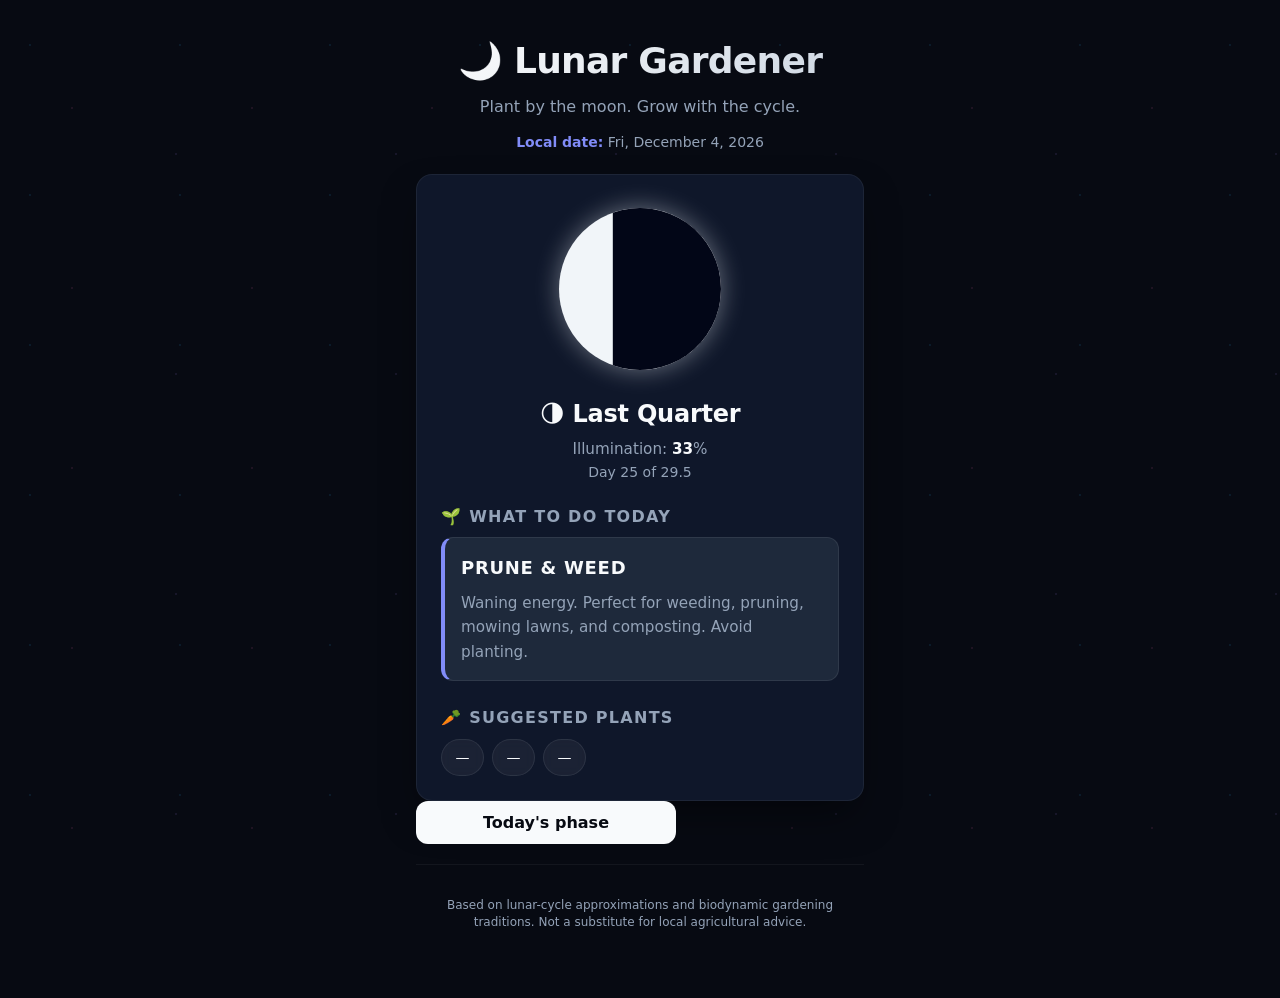
<file: lunar-gardener/index.html>
<!DOCTYPE html>
<html lang="en">
<head>
  <meta charset="UTF-8" />
  <meta name="viewport" content="width=device-width, initial-scale=1.0" />
  <title>Lunar Gardener — Plant by the Moon</title>
  <meta name="description" content="See the current moon phase and what to plant today. A free lunar gardening guide. No login required." />
  <link rel="stylesheet" href="style.css" />
</head>
<body>
  <a class="skip-link" href="#main">Skip to content</a>

  <div class="container" id="main">
    <header>
      <h1>🌙 Lunar Gardener</h1>
      <p class="tagline">Plant by the moon. Grow with the cycle.</p>
      <p class="location">
        <span id="loc-label">Local date:</span>
        <time id="local-date"></time>
      </p>
    </header>

    <main>
      <article class="moon-card" aria-labelledby="phase-name">
        <div class="moon-display" role="region" aria-label="Current moon phase">
          <div class="moon-svg-container" id="moon-svg"></div>
          <div class="phase-info">
            <h2 id="phase-name">Calculating…</h2>
            <p id="phase-percent" class="illumination">Illumination: <span id="illum-value">–</span>%</p>
            <p id="phase-day" class="cycle-day">Day <span id="cycle-day">–</span> of 29.5</p>
          </div>
        </div>

        <section class="advice-section">
          <h3>🌱 What to do today</h3>
          <div class="advice-card" id="advice-card">
            <div class="advice-action" id="advice-action">–</div>
            <p id="advice-detail">–</p>
          </div>
        </section>

        <section class="plants-section">
          <h3>🥕 Suggested plants</h3>
          <ul class="plant-list" id="plant-list">
            <li role="status">Loading…</li>
          </ul>
        </section>
      </article>

      <button class="btn btn-primary" id="btn-today">Today's phase</button>
    </main>

    <footer>
      <p class="disclaimer">Based on lunar-cycle approximations and biodynamic gardening traditions. Not a substitute for local agricultural advice.</p>
    </footer>
  </div>

  <script src="script.js"></script>
</body>
</html>
</file>
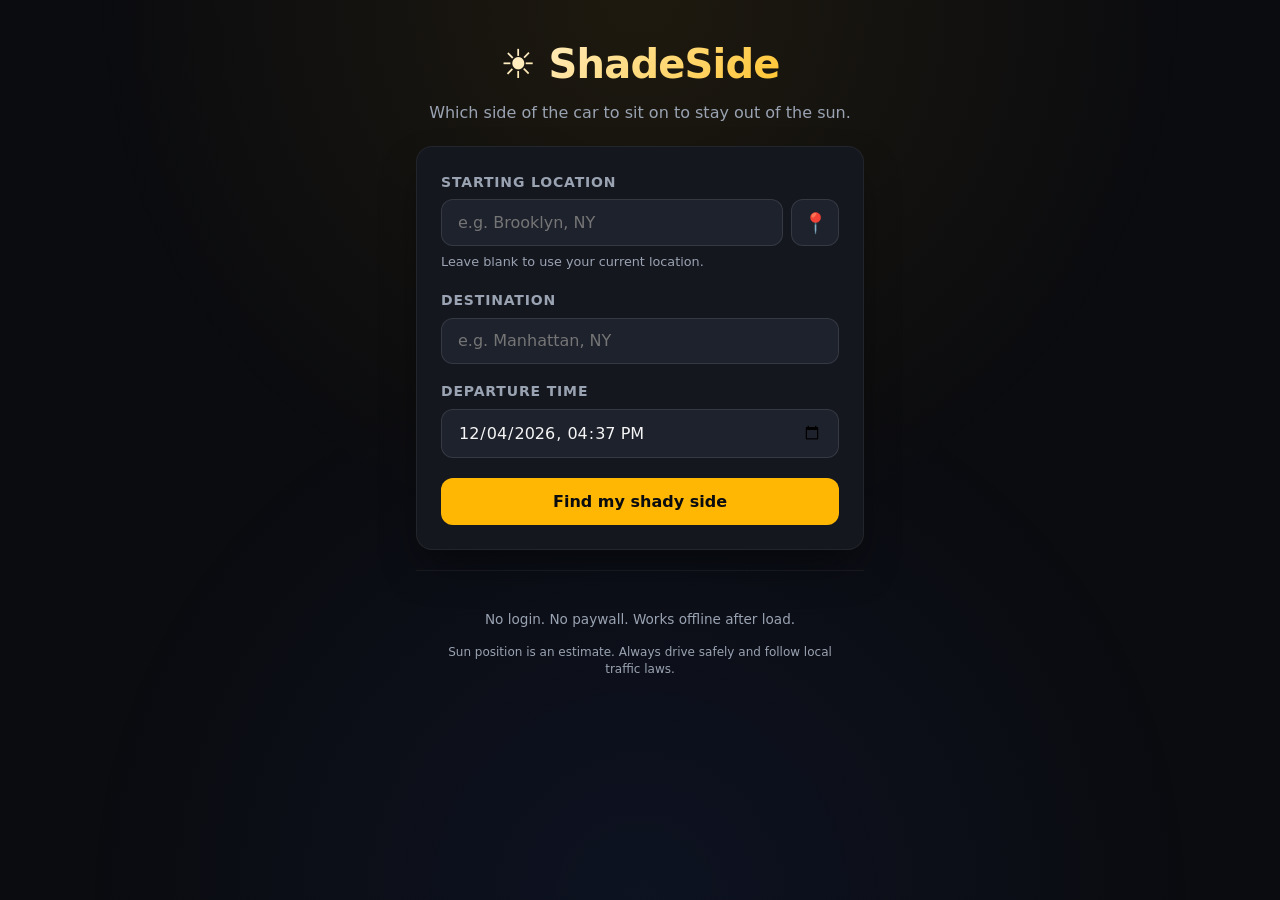
<file: shadeside/index.html>
<!DOCTYPE html>
<html lang="en">
<head>
  <meta charset="UTF-8" />
  <meta name="viewport" content="width=device-width, initial-scale=1.0" />
  <title>ShadeSide — Which side of the car to sit on</title>
  <meta name="description" content="Enter start, destination, and departure time. See which side of the car to sit on to avoid sun glare. No login required." />
  <link rel="stylesheet" href="style.css" />
</head>
<body>
  <a class="skip-link" href="#main">Skip to content</a>

  <div class="container" id="main">
    <header>
      <h1>☀️ ShadeSide</h1>
      <p class="tagline">Which side of the car to sit on to stay out of the sun.</p>
    </header>

    <main>
      <form id="trip-form" class="trip-form" novalidate>
        <div class="field">
          <label for="start">Starting location</label>
          <div class="input-row">
            <input type="text" id="start" placeholder="e.g. Brooklyn, NY" required autocomplete="off" />
            <button type="button" class="btn-icon" id="btn-use-location" aria-label="Use my current location">📍</button>
          </div>
          <ul id="start-suggestions" class="suggestions" role="listbox"></ul>
          <p class="hint">Leave blank to use your current location.</p>
        </div>

        <div class="field">
          <label for="destination">Destination</label>
          <input type="text" id="destination" placeholder="e.g. Manhattan, NY" required autocomplete="off" />
          <ul id="dest-suggestions" class="suggestions" role="listbox"></ul>
        </div>

        <div class="field">
          <label for="when">Departure time</label>
          <input type="datetime-local" id="when" required />
        </div>

        <button type="submit" class="btn btn-primary" id="btn-check">Find my shady side</button>
      </form>

      <div id="result" class="result-card hidden" aria-live="polite">
        <div class="sun-compass" role="region" aria-label="Sun position relative to your travel direction">
          <div class="compass-ring">
            <div class="compass-label n">N</div>
            <div class="compass-label e">E</div>
            <div class="compass-label s">S</div>
            <div class="compass-label w">W</div>
            <div class="travel-arrow" id="travel-arrow" title="Your direction of travel"></div>
            <div class="sun-marker" id="sun-marker" title="Sun position"></div>
          </div>
          <p class="compass-hint">You travel →&nbsp; Sun is ↳</p>
        </div>

        <div class="verdict">
          <h2 id="verdict-text">Sit on the <span id="side-word">left</span> side</h2>
          <p id="verdict-detail">The sun will be on your <span id="sun-position-word">right</span>, so the <span id="shade-side-word">left</span> side stays in shade.</p>
          <div class="glare-risk">
            <span class="glare-label">Glare risk:</span>
            <span class="glare-value" id="glare-value">Low</span>
          </div>
        </div>

        <div class="trip-summary">
          <p><strong>From:</strong> <span id="summary-from">–</span></p>
          <p><strong>To:</strong> <span id="summary-to">–</span></p>
          <p><strong>When:</strong> <span id="summary-when">–</span></p>
          <p><strong>Direction of travel:</strong> <span id="summary-bearing">–</span></p>
        </div>
      </div>

      <div id="error" class="error-msg hidden"></div>
    </main>

    <footer>
      <p>No login. No paywall. Works offline after load.</p>
      <p class="disclaimer">Sun position is an estimate. Always drive safely and follow local traffic laws.</p>
    </footer>
  </div>

  <script src="script.js"></script>
</body>
</html>
</file>
<file: lunar-gardener/style.css>
/* Lunar Gardener — celestial, accessible, no random gimmicks */
:root {
  --bg: #070a12;
  --panel: #0f172a;
  --panel-2: #1e293b;
  --text: #f8fafc;
  --muted: #94a3b8;
  --accent: #818cf8;
  --accent-glow: rgba(129, 140, 248, 0.35);
  --moon: #f1f5f9;
  --shadow: #020617;
  --radius: 1rem;
  --transition: 0.35s ease;
  --font: system-ui, -apple-system, Segoe UI, Roboto, Helvetica, Arial, sans-serif;
}

*, *::before, *::after { box-sizing: border-box; }
html { scroll-behavior: smooth; }
body {
  margin: 0;
  background: var(--bg);
  color: var(--text);
  font-family: var(--font);
  line-height: 1.6;
  min-height: 100vh;
  display: flex;
  flex-direction: column;
}
.skip-link {
  position: absolute;
  left: -9999px;
  width: 1px;
  height: 1px;
  overflow: hidden;
}
.container {
  width: 100%;
  max-width: 480px;
  margin: 0 auto;
  padding: 1.5rem 1rem;
  flex: 1;
  display: flex;
  flex-direction: column;
  gap: 1.25rem;
}
body::before {
  content: "";
  position: fixed;
  inset: 0;
  background:
    radial-gradient(1px 1px at 20% 30%, #38bdf8, transparent),
    radial-gradient(1px 1px at 80% 70%, #a78bfa, transparent),
    radial-gradient(1px 1px at 40% 60%, #f472b6, transparent);
  background-size: 150px 150px, 220px 220px, 180px 180px;
  opacity: 0.35;
  pointer-events: none;
  z-index: -1;
}
header { text-align: center; padding-top: 0.5rem; }
header h1 {
  margin: 0 0 0.25rem;
  font-size: clamp(1.75rem, 7vw, 2.25rem);
  letter-spacing: -0.02em;
  background: linear-gradient(135deg, #fff 0%, #cbd5e1 100%);
  -webkit-background-clip: text;
  -webkit-text-fill-color: transparent;
  background-clip: text;
}
.tagline {
  margin: 0 0 0.75rem;
  color: var(--muted);
  font-size: 1rem;
}
.location {
  margin: 0;
  font-size: 0.875rem;
  color: var(--muted);
}
.location span { font-weight: 600; color: var(--accent); }

/* Moon card */
.moon-card {
  background: var(--panel);
  border: 1px solid rgba(255, 255, 255, 0.06);
  border-radius: var(--radius);
  padding: 1.5rem;
  box-shadow: 0 20px 40px -10px rgba(0, 0, 0, 0.5);
  display: flex;
  flex-direction: column;
  gap: 1.25rem;
}
.moon-display {
  display: flex;
  flex-direction: column;
  align-items: center;
  gap: 0.75rem;
  text-align: center;
}
.moon-svg-container {
  width: 180px;
  height: 180px;
  position: relative;
}
.moon-svg-container svg {
  width: 100%;
  height: 100%;
  display: block;
  filter: drop-shadow(0 0 12px rgba(241, 245, 249, 0.4));
}
.moon-svg-container .lit { fill: var(--moon); }
.moon-svg-container .shadow { fill: var(--shadow); }
.moon-svg-container .terminator {
  fill: var(--shadow);
  transition: d 0.5s ease;
}
.phase-info { text-align: center; }
.phase-info h2 {
  margin: 0.25rem 0 0.25rem;
  font-size: 1.5rem;
  font-weight: 700;
  text-transform: capitalize;
  letter-spacing: -0.01em;
}
.illumination {
  margin: 0;
  font-size: 0.95rem;
  color: var(--muted);
}
.illumination span { color: var(--text); font-weight: 700; }
.cycle-day {
  margin: 0;
  font-size: 0.875rem;
  color: var(--muted);
}

/* Advice */
.advice-section { display: flex; flex-direction: column; gap: 0.5rem; }
.advice-section h3 {
  margin: 0;
  font-size: 1rem;
  color: var(--muted);
  text-transform: uppercase;
  letter-spacing: 0.08em;
  font-weight: 700;
}
.advice-card {
  background: var(--panel-2);
  border: 1px solid rgba(255, 255, 255, 0.08);
  border-left: 4px solid var(--accent);
  border-radius: 0.75rem;
  padding: 1rem;
  display: flex;
  flex-direction: column;
  gap: 0.5rem;
}
.advice-action {
  font-size: 1.125rem;
  font-weight: 800;
  color: var(--text);
  text-transform: uppercase;
  letter-spacing: 0.04em;
}
.advice-card p { margin: 0; font-size: 0.95rem; color: var(--muted); }

/* Plants */
.plants-section { margin-top: 0.25rem; }
.plants-section h3 {
  margin: 0 0 0.5rem;
  font-size: 1rem;
  color: var(--muted);
  text-transform: uppercase;
  letter-spacing: 0.08em;
  font-weight: 700;
}
.plant-list {
  list-style: none;
  margin: 0;
  padding: 0;
  display: flex;
  flex-wrap: wrap;
  gap: 0.5rem;
}
.plant-list li {
  background: rgba(255, 255, 255, 0.05);
  border: 1px solid rgba(255, 255, 255, 0.08);
  border-radius: 999px;
  padding: 0.4rem 0.85rem;
  font-size: 0.875rem;
  color: var(--text);
  backdrop-filter: blur(4px);
}

/* Button */
.btn {
  border: none;
  border-radius: 0.75rem;
  padding: 0.75rem 1.5rem;
  font-size: 1rem;
  font-weight: 600;
  font-family: inherit;
  cursor: pointer;
  align-self: center;
  width: 100%;
  max-width: 260px;
}
.btn-primary {
  background: var(--text);
  color: var(--bg);
}
.btn:focus-visible { outline: 3px solid var(--accent); outline-offset: 3px; }
.btn:active { transform: scale(0.97); }

/* Footer */
footer {
  text-align: center;
  padding: 1.5rem 1rem 2rem;
  color: var(--muted);
  font-size: 0.85rem;
  border-top: 1px solid rgba(255, 255, 255, 0.05);
}
.disclaimer { margin-top: 0.5rem; font-size: 0.75rem; line-height: 1.4; }

/* Reduced motion */
@media (prefers-reduced-motion: reduce) {
  *, *::before, *::after {
    animation-duration: 0.01ms !important;
    animation-iteration-count: 1 !important;
    transition-duration: 0.01ms !important;
    scroll-behavior: auto !important;
  }
}
/* --- END --- */
</file>
<file: shadeside/style.css>
/* ShadeSide — sun-aware car seating */
:root {
  --bg: #0b0c10;
  --panel: #15171f;
  --panel-2: #1e222d;
  --text: #f5f5f5;
  --muted: #9aa3b2;
  --accent: #ffb703;
  --accent-glow: rgba(255, 183, 3, 0.25);
  --sun: #ffb703;
  --sun-glow: rgba(255, 183, 3, 0.45);
  --sky: #1e3a8a;
  --shade: #2d3436;
  --good: #2ecc71;
  --warn: #f1c40f;
  --bad: #e74c3c;
  --radius: 1rem;
  --transition: 0.35s ease;
  --font: system-ui, -apple-system, Segoe UI, Roboto, Helvetica, Arial, sans-serif;
}

*, *::before, *::after { box-sizing: border-box; }
html { scroll-behavior: smooth; }
body {
  margin: 0;
  background: var(--bg);
  color: var(--text);
  font-family: var(--font);
  line-height: 1.6;
  min-height: 100vh;
  display: flex;
  flex-direction: column;
}
.skip-link {
  position: absolute;
  left: -9999px;
  top: auto;
  width: 1px;
  height: 1px;
  overflow: hidden;
}
.container {
  width: 100%;
  max-width: 480px;
  margin: 0 auto;
  padding: 1.5rem 1rem;
  flex: 1;
  display: flex;
  flex-direction: column;
  gap: 1.25rem;
}

/* Background sunburst */
body::before {
  content: "";
  position: fixed;
  inset: 0;
  background:
    radial-gradient(circle at 50% 0%, rgba(255, 183, 3, 0.08), transparent 50%),
    radial-gradient(circle at 50% 100%, rgba(30, 58, 138, 0.15), transparent 50%);
  pointer-events: none;
  z-index: -1;
}

header { text-align: center; padding-top: 0.5rem; }
header h1 {
  margin: 0 0 0.25rem;
  font-size: clamp(1.75rem, 7vw, 2.5rem);
  letter-spacing: -0.02em;
  background: linear-gradient(135deg, #fff 0%, #ffb703 100%);
  -webkit-background-clip: text;
  -webkit-text-fill-color: transparent;
  background-clip: text;
}
.tagline {
  margin: 0;
  color: var(--muted);
  font-size: 1rem;
}

/* Form */
.trip-form {
  background: var(--panel);
  border: 1px solid rgba(255, 255, 255, 0.06);
  border-radius: var(--radius);
  padding: 1.5rem;
  display: flex;
  flex-direction: column;
  gap: 1rem;
  box-shadow: 0 20px 40px -10px rgba(0, 0, 0, 0.5);
}
.field { display: flex; flex-direction: column; gap: 0.4rem; }
.btn-primary {
  background: var(--accent);
  color: #0b0c10;
  border: none;
  border-radius: 0.75rem;
  padding: 0.9rem;
  font-size: 1rem;
  font-weight: 700;
  font-family: inherit;
  cursor: pointer;
  margin-top: 0.25rem;
  transition: transform 0.15s ease, opacity var(--transition);
}
.btn-primary:focus-visible { outline: 3px solid var(--accent); outline-offset: 3px; }
.btn-primary:active { transform: scale(0.97); }

/* Result card */
.result-card {
  background: var(--panel);
  border: 1px solid rgba(255, 255, 255, 0.06);
  border-radius: var(--radius);
  padding: 1.5rem;
  box-shadow: 0 20px 40px -10px rgba(0, 0, 0, 0.5);
  display: none;
  flex-direction: column;
  gap: 1.25rem;
}
.result-card.hidden { display: none !important; }
.result-card:not(.hidden) { display: flex; }

.sun-compass {
  background: var(--panel-2);
  border: 1px solid rgba(255, 255, 255, 0.08);
  border-radius: 0.75rem;
  padding: 1rem;
  display: flex;
  flex-direction: column;
  align-items: center;
  gap: 0.75rem;
}
.compass-ring {
  position: relative;
  width: 160px;
  height: 160px;
  border: 2px solid rgba(255, 255, 255, 0.1);
  border-radius: 50%;
  display: flex;
  align-items: center;
  justify-content: center;
  margin: 0.5rem 0;
}
.compass-label {
  position: absolute;
  font-weight: 700;
  font-size: 1.1rem;
  color: var(--muted);
}
.compass-label.n { top: 6px; left: 50%; transform: translateX(-50%); }
.compass-label.s { bottom: 6px; left: 50%; transform: translateX(-50%); }
.compass-label.e { top: 50%; right: 6px; transform: translateY(-50%); }
.compass-label.w { top: 50%; left: 6px; transform: translateY(-50%); }

.travel-arrow, .sun-marker {
  position: absolute;
  top: 50%;
  left: 50%;
  width: 0;
  height: 0;
  border-style: solid;
  transform-origin: center;
}
.travel-arrow {
  border-width: 0 14px 26px 14px;
  border-color: transparent transparent var(--accent) transparent;
  transform: translate(-50%, -110%) rotate(var(--travel-rot, 0deg));
  z-index: 2;
}
.sun-marker {
  border-width: 0 12px 22px 12px;
  border-color: transparent transparent var(--sun) transparent;
  transform: translate(-50%, -110%) rotate(var(--sun-rot, 0deg));
  z-index: 1;
  box-shadow: 0 0 14px var(--sun-glow);
}
.compass-hint {
  margin: 0;
  font-size: 0.85rem;
  color: var(--muted);
  text-align: center;
}

/* Verdict */
.verdict {
  text-align: center;
  padding: 1rem;
  background: var(--panel-2);
  border-radius: 0.75rem;
  border: 1px solid rgba(255, 255, 255, 0.06);
}
.verdict h2 {
  margin: 0 0 0.5rem;
  font-size: 1.75rem;
  color: var(--sun);
}
.verdict p {
  margin: 0 0 0.75rem;
  color: var(--muted);
  font-size: 0.95rem;
}
.glare-risk {
  display: flex;
  align-items: center;
  gap: 0.5rem;
  font-size: 0.875rem;
  font-weight: 600;
}
.glare-label { color: var(--muted); }
.glare-value { color: var(--text); }

/* Trip summary */
.trip-summary {
  display: flex;
  flex-direction: column;
  gap: 0.35rem;
  font-size: 0.875rem;
  color: var(--muted);
}
.trip-summary strong { color: var(--text); }

/* Error */
.error-msg {
  background: rgba(231, 76, 60, 0.15);
  border: 1px solid rgba(231, 76, 60, 0.3);
  color: var(--bad);
  padding: 0.85rem 1rem;
  border-radius: 0.75rem;
  font-size: 0.9rem;
  display: none;
}
.error-msg.hidden { display: none; }

/* Footer */
footer {
  text-align: center;
  padding: 1.5rem 1rem 2rem;
  color: var(--muted);
  font-size: 0.85rem;
  border-top: 1px solid rgba(255, 255, 255, 0.05);
}
.disclaimer { margin-top: 0.5rem; font-size: 0.75rem; line-height: 1.4; }

/* Reduced motion */
@media (prefers-reduced-motion: reduce) {
  *, *::before, *::after {
    animation-duration: 0.01ms !important;
    animation-iteration-count: 1 !important;
    transition-duration: 0.01ms !important;
    scroll-behavior: auto !important;
  }
}
/* --- END --- */
.field label {
  font-size: 0.875rem;
  font-weight: 600;
  color: var(--muted);
  text-transform: uppercase;
  letter-spacing: 0.06em;
}
.input-row {
  display: flex;
  gap: 0.5rem;
}
.input-row input { flex: 1; }
input {
  width: 100%;
  background: var(--panel-2);
  border: 1px solid rgba(255, 255, 255, 0.1);
  border-radius: 0.75rem;
  padding: 0.8rem 1rem;
  color: var(--text);
  font-size: 1rem;
  font-family: inherit;
}
input:focus {
  outline: none;
  border-color: var(--accent);
  box-shadow: 0 0 0 3px var(--accent-glow);
}
.hint {
  margin: 0;
  font-size: 0.8rem;
  color: var(--muted);
}
.suggestions {
  position: absolute;
  z-index: 50;
  margin: 0;
  padding: 0;
  list-style: none;
  background: var(--panel-2);
  border: 1px solid rgba(255, 255, 255, 0.1);
  border-top: none;
  border-radius: 0 0 0.75rem 0.75rem;
  box-shadow: 0 10px 30px -5px rgba(0, 0, 0, 0.6);
  max-height: 240px;
  overflow-y: auto;
  display: none;
}
.suggestions.show { display: block; }
.suggestions li {
  padding: 0.8rem 1rem;
  color: var(--text);
  font-size: 0.9rem;
  cursor: pointer;
  border-bottom: 1px solid rgba(255, 255, 255, 0.04);
}
.suggestions li:last-child { border-bottom: none; }
.suggestions li.highlighted,
.suggestions li:hover {
  background: var(--accent-glow);
  color: var(--accent);
}
.suggestions li[aria-selected="true"] {
  background: var(--accent-glow);
  color: var(--accent);
  font-weight: 600;
}
.btn-icon {
  background: var(--panel-2);
  border: 1px solid rgba(255, 255, 255, 0.1);
  color: var(--text);
  border-radius: 0.75rem;
  width: 3rem;
  height: 2.9rem;
  font-size: 1.25rem;
  cursor: pointer;
  display: flex;
  align-items: center;
  justify-content: center;
}
.btn-icon:focus-visible { outline: 3px solid var(--accent); outline-offset: 3px; }
/* --- PART 1 END --- */
</file>
